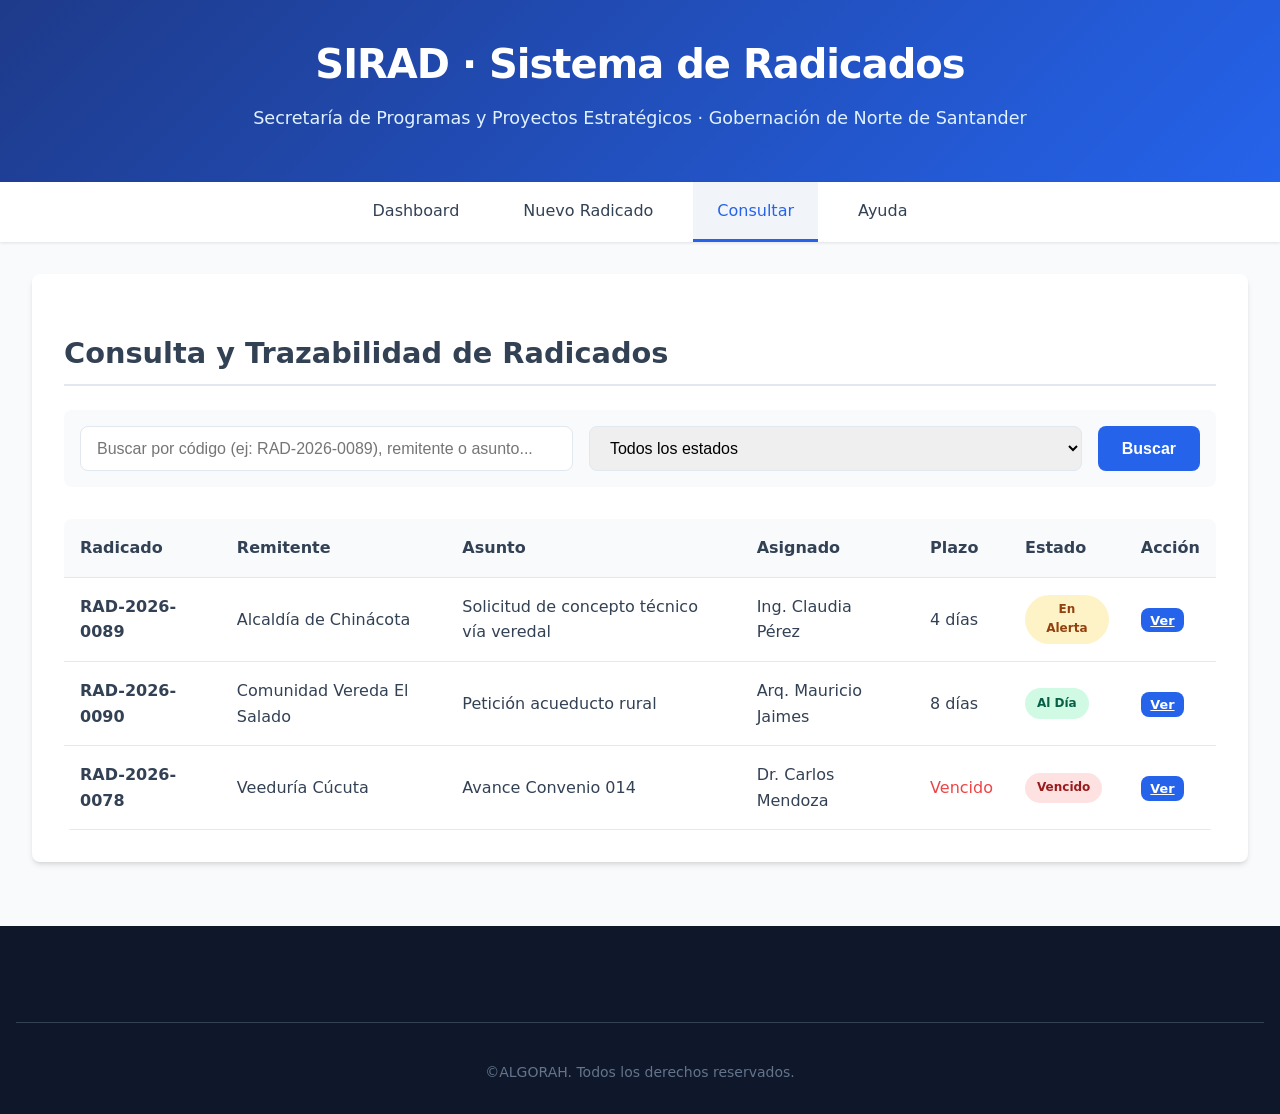
<file: consultar.html>
<!DOCTYPE html>
<html lang="es-CO">
<head>
    <meta charset="UTF-8">
    <meta name="viewport" content="width=device-width, initial-scale=1.0">
    <meta http-equiv="X-UA-Compatible" content="ie=edge">
    <title>Consultar Radicados · SIRAD</title>
    <meta name="theme-color" content="#1e3a8a">
    <link rel="stylesheet" href="css/estilos.css">
</head>
<body>
    <header class="site-header">
        <div class="header-container">
            <div class="brand-box">
                <div class="brand-texts">
                    <h1>SIRAD · Sistema de Radicados</h1>
                    <p>Secretaría de Programas y Proyectos Estratégicos · Gobernación de Norte de Santander</p>
                </div>
            </div>
        </div>
    </header>

    <nav class="site-nav" aria-label="Navegación principal del sistema">
        <div class="nav-container">
            <ul class="nav-list">
                <li><a href="index.html" class="nav-link">Dashboard</a></li>
                <li><a href="radicar.html" class="nav-link">Nuevo Radicado</a></li>
                <li><a href="consultar.html" class="nav-link active">Consultar</a></li>
                <li><a href="index.html#capacitacion" class="nav-link">Ayuda</a></li>
            </ul>
        </div>
    </nav>

    <main class="main-wrapper">
        <section class="content-section">
            <h2 class="section-heading">Consulta y Trazabilidad de Radicados</h2>
            
            <form action="#" method="GET" class="search-form" role="search">
                <input type="text" name="q" class="search-input"
                    placeholder="Buscar por código (ej: RAD-2026-0089), remitente o asunto..." value=""
                    aria-label="Término de búsqueda de radicado">
                <select name="estado" class="filter-select" aria-label="Filtrar por estado">
                    <option value="todos" selected>Todos los estados</option>
                    <option value="a_tiempo">🟢 Al Día</option>
                    <option value="alerta">🟡 En Alerta</option>
                    <option value="vencido">🔴 Vencido</option>
                </select>
                <button type="submit" class="btn">Buscar</button>
            </form>

            <div class="table-responsive">
                <table class="data-table">
                    <thead>
                        <tr>
                            <th scope="col">Radicado</th>
                            <th scope="col">Remitente</th>
                            <th scope="col">Asunto</th>
                            <th scope="col">Asignado</th>
                            <th scope="col">Plazo</th>
                            <th scope="col">Estado</th>
                            <th scope="col">Acción</th>
                        </tr>
                    </thead>
                    <tbody>
                        <tr>
                            <td><strong>RAD-2026-0089</strong></td>
                            <td>Alcaldía de Chinácota</td>
                            <td>Solicitud de concepto técnico vía veredal</td>
                            <td>Ing. Claudia Pérez</td>
                            <td>4 días</td>
                            <td><span class="badge-status badge-alerta">En Alerta</span></td>
                            <td><a href="detalle.html" class="btn" style="padding: 0.3rem 0.6rem; font-size: 0.8rem;">Ver</a></td>
                        </tr>
                        <tr>
                            <td><strong>RAD-2026-0090</strong></td>
                            <td>Comunidad Vereda El Salado</td>
                            <td>Petición acueducto rural</td>
                            <td>Arq. Mauricio Jaimes</td>
                            <td>8 días</td>
                            <td><span class="badge-status badge-a_tiempo">Al Día</span></td>
                            <td><a href="detalle.html" class="btn" style="padding: 0.3rem 0.6rem; font-size: 0.8rem;">Ver</a></td>
                        </tr>
                        <tr>
                            <td><strong>RAD-2026-0078</strong></td>
                            <td>Veeduría Cúcuta</td>
                            <td>Avance Convenio 014</td>
                            <td>Dr. Carlos Mendoza</td>
                            <td><span style="color: var(--danger);">Vencido</span></td>
                            <td><span class="badge-status badge-vencido">Vencido</span></td>
                            <td><a href="detalle.html" class="btn" style="padding: 0.3rem 0.6rem; font-size: 0.8rem;">Ver</a></td>
                        </tr>
                    </tbody>
                </table>
            </div>
        </section>
    </main>

    <footer class="site-footer">
        <div class="footer-bottom">
            <p>&copy;ALGORAH. Todos los derechos reservados.</p>
        </div>
    </footer>
</body>
</html>
</file>
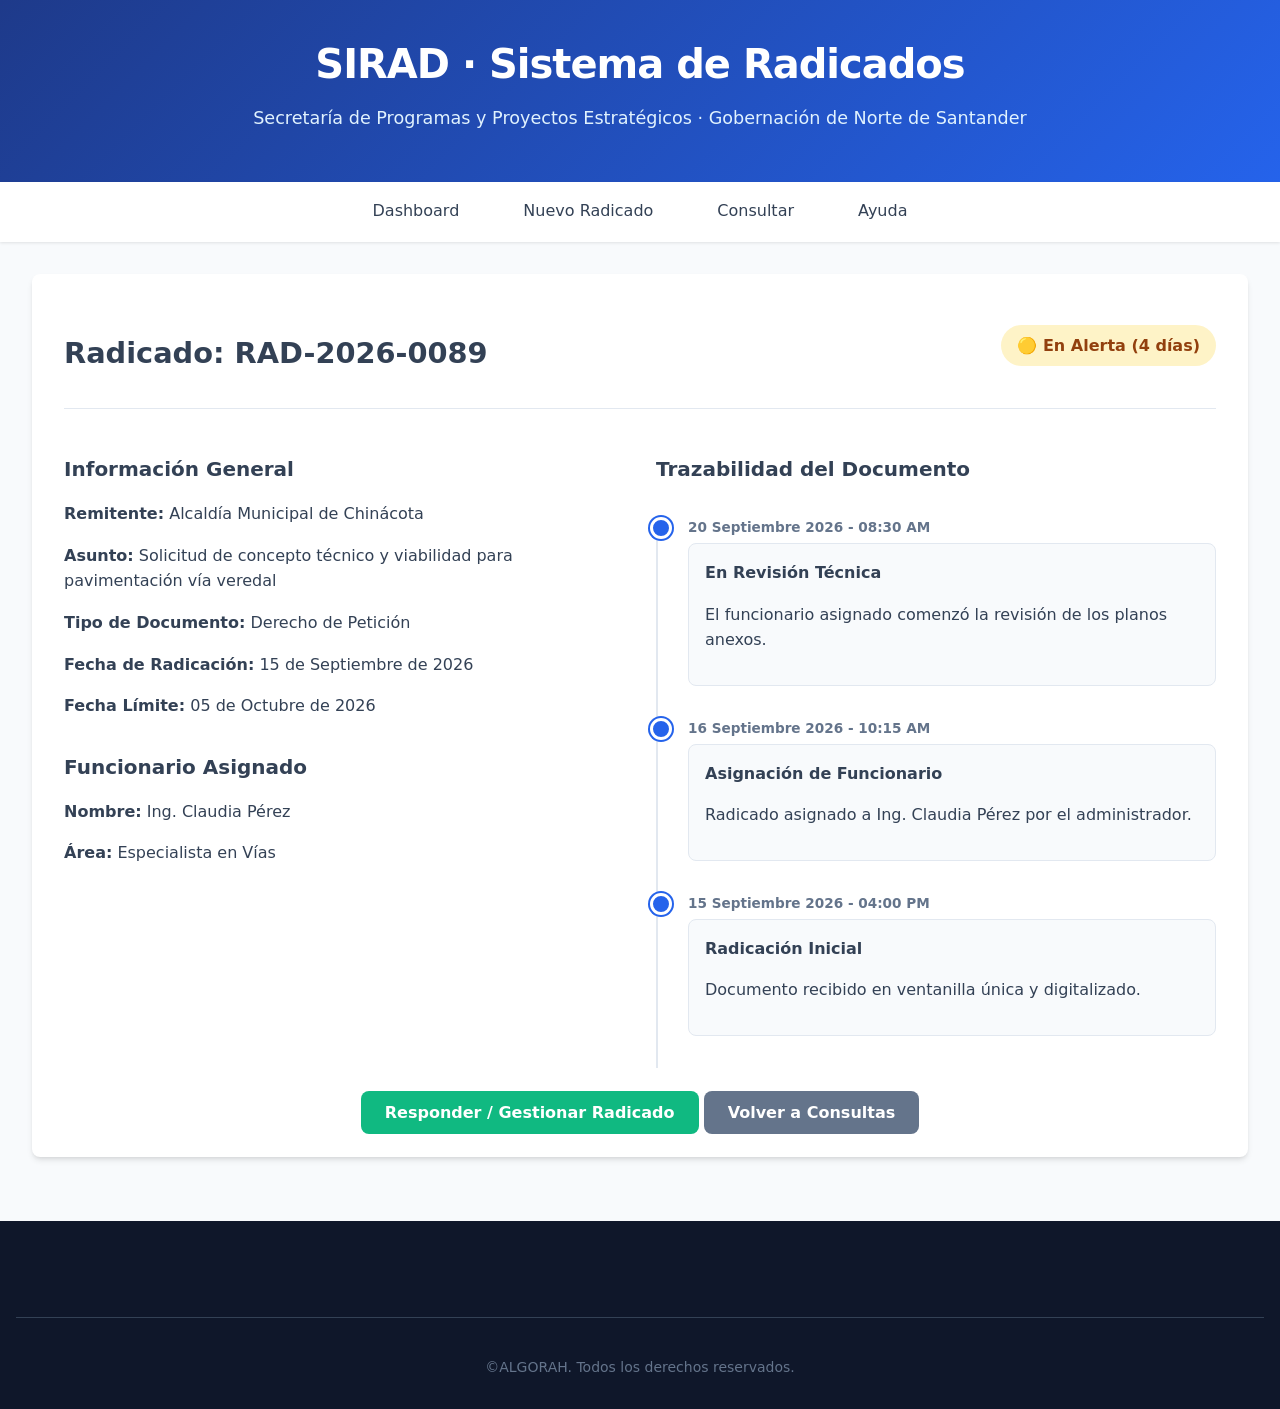
<file: detalle.html>
<!DOCTYPE html>
<html lang="es-CO">
<head>
    <meta charset="UTF-8">
    <meta name="viewport" content="width=device-width, initial-scale=1.0">
    <meta http-equiv="X-UA-Compatible" content="ie=edge">
    <title>Detalle Radicado · SIRAD</title>
    <meta name="theme-color" content="#1e3a8a">
    <link rel="stylesheet" href="css/estilos.css">
</head>
<body>
    <header class="site-header">
        <div class="header-container">
            <div class="brand-box">
                <div class="brand-texts">
                    <h1>SIRAD · Sistema de Radicados</h1>
                    <p>Secretaría de Programas y Proyectos Estratégicos · Gobernación de Norte de Santander</p>
                </div>
            </div>
        </div>
    </header>

    <nav class="site-nav" aria-label="Navegación principal del sistema">
        <div class="nav-container">
            <ul class="nav-list">
                <li><a href="index.html" class="nav-link">Dashboard</a></li>
                <li><a href="radicar.html" class="nav-link">Nuevo Radicado</a></li>
                <li><a href="consultar.html" class="nav-link">Consultar</a></li>
                <li><a href="index.html#capacitacion" class="nav-link">Ayuda</a></li>
            </ul>
        </div>
    </nav>

    <main class="main-wrapper">
        <section class="content-section">
            <div style="display: flex; justify-content: space-between; align-items: center;">
                <h2 class="section-heading" style="margin-bottom: 0; border: none;">Radicado: RAD-2026-0089</h2>
                <span class="badge-status badge-alerta" style="font-size: 1rem; padding: 0.5rem 1rem;">🟡 En Alerta (4 días)</span>
            </div>
            
            <hr style="border: 0; height: 1px; background: var(--border-color); margin: 1.5rem 0;">

            <div style="display: grid; grid-template-columns: 1fr 1fr; gap: 2rem;">
                <div>
                    <h3>Información General</h3>
                    <p><strong>Remitente:</strong> Alcaldía Municipal de Chinácota</p>
                    <p><strong>Asunto:</strong> Solicitud de concepto técnico y viabilidad para pavimentación vía veredal</p>
                    <p><strong>Tipo de Documento:</strong> Derecho de Petición</p>
                    <p><strong>Fecha de Radicación:</strong> 15 de Septiembre de 2026</p>
                    <p><strong>Fecha Límite:</strong> 05 de Octubre de 2026</p>
                    
                    <h3 style="margin-top: 2rem;">Funcionario Asignado</h3>
                    <p><strong>Nombre:</strong> Ing. Claudia Pérez</p>
                    <p><strong>Área:</strong> Especialista en Vías</p>
                </div>
                
                <div>
                    <h3>Trazabilidad del Documento</h3>
                    <div class="timeline">
                        <div class="timeline-item">
                            <div class="timeline-date">20 Septiembre 2026 - 08:30 AM</div>
                            <div class="timeline-content">
                                <h4>En Revisión Técnica</h4>
                                <p>El funcionario asignado comenzó la revisión de los planos anexos.</p>
                            </div>
                        </div>
                        <div class="timeline-item">
                            <div class="timeline-date">16 Septiembre 2026 - 10:15 AM</div>
                            <div class="timeline-content">
                                <h4>Asignación de Funcionario</h4>
                                <p>Radicado asignado a Ing. Claudia Pérez por el administrador.</p>
                            </div>
                        </div>
                        <div class="timeline-item">
                            <div class="timeline-date">15 Septiembre 2026 - 04:00 PM</div>
                            <div class="timeline-content">
                                <h4>Radicación Inicial</h4>
                                <p>Documento recibido en ventanilla única y digitalizado.</p>
                            </div>
                        </div>
                    </div>
                </div>
            </div>

            <div style="margin-top: 2rem; text-align: center;">
                <a href="gestionar.html" class="btn" style="background-color: var(--success); text-decoration: none;">Responder / Gestionar Radicado</a>
                <a href="consultar.html" class="btn" style="background-color: var(--text-muted); text-decoration: none;">Volver a Consultas</a>
            </div>
        </section>
    </main>

    <footer class="site-footer">
        <div class="footer-bottom">
            <p>&copy;ALGORAH. Todos los derechos reservados.</p>
        </div>
    </footer>
</body>
</html>
</file>
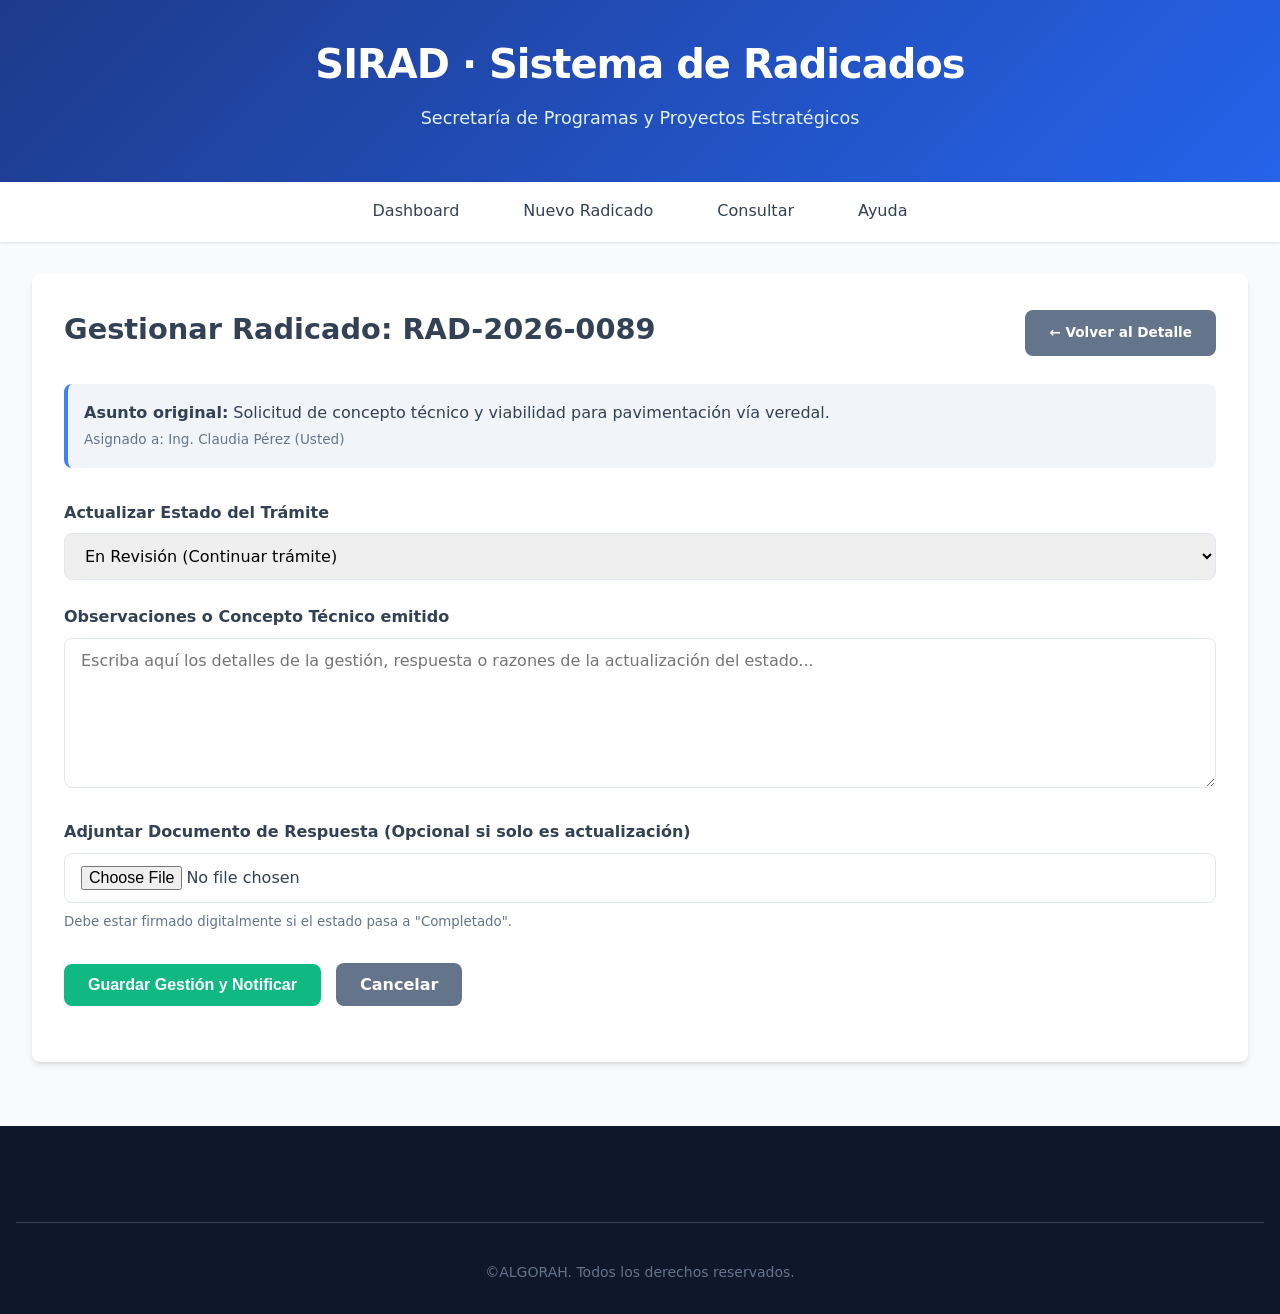
<file: gestionar.html>
<!DOCTYPE html>
<html lang="es-CO">
<head>
    <meta charset="UTF-8">
    <meta name="viewport" content="width=device-width, initial-scale=1.0">
    <title>Gestionar Radicado · SIRAD</title>
    <link rel="stylesheet" href="css/estilos.css">
</head>
<body>
    <header class="site-header">
        <div class="header-container">
            <div class="brand-box">
                <div class="brand-texts">
                    <h1>SIRAD · Sistema de Radicados</h1>
                    <p>Secretaría de Programas y Proyectos Estratégicos</p>
                </div>
            </div>
        </div>
    </header>

    <nav class="site-nav">
        <div class="nav-container">
            <ul class="nav-list">
                <li><a href="index.html" class="nav-link">Dashboard</a></li>
                <li><a href="radicar.html" class="nav-link">Nuevo Radicado</a></li>
                <li><a href="consultar.html" class="nav-link">Consultar</a></li>
                <li><a href="index.html#capacitacion" class="nav-link">Ayuda</a></li>
            </ul>
        </div>
    </nav>

    <main class="main-wrapper">
        <section class="content-section">
            <div style="display: flex; justify-content: space-between; align-items: center; margin-bottom: 1.5rem;">
                <h2 class="section-heading" style="margin: 0; border: none;">Gestionar Radicado: RAD-2026-0089</h2>
                <a href="detalle.html" class="btn" style="background-color: var(--text-muted); text-decoration: none; font-size: 0.85rem;">← Volver al Detalle</a>
            </div>
            
            <div style="background-color: #f1f5f9; padding: 1rem; border-radius: var(--radius); margin-bottom: 2rem; border-left: 4px solid var(--info);">
                <strong>Asunto original:</strong> Solicitud de concepto técnico y viabilidad para pavimentación vía veredal.
                <br>
                <span style="font-size: 0.85rem; color: var(--text-muted);">Asignado a: Ing. Claudia Pérez (Usted)</span>
            </div>
            
            <form action="detalle.html" method="POST" enctype="multipart/form-data">
                
                <div class="form-group">
                    <label for="estado_tramite">Actualizar Estado del Trámite</label>
                    <select id="estado_tramite" name="estado_tramite" class="form-control" required>
                        <option value="en_revision">En Revisión (Continuar trámite)</option>
                        <option value="requiere_ajustes">Requiere Información Adicional</option>
                        <option value="completado">Resuelto / Completado (Cerrar caso)</option>
                    </select>
                </div>

                <div class="form-group">
                    <label for="observaciones">Observaciones o Concepto Técnico emitido</label>
                    <textarea id="observaciones" name="observaciones" class="form-control" placeholder="Escriba aquí los detalles de la gestión, respuesta o razones de la actualización del estado..." required style="min-height: 150px;"></textarea>
                </div>

                <div class="form-group">
                    <label for="archivo_respuesta">Adjuntar Documento de Respuesta (Opcional si solo es actualización)</label>
                    <input type="file" id="archivo_respuesta" name="archivo_respuesta" class="form-control" accept=".pdf,.docx">
                    <small style="color: var(--text-muted); display: block; margin-top: 0.5rem;">Debe estar firmado digitalmente si el estado pasa a "Completado".</small>
                </div>

                <div class="form-group" style="margin-top: 2rem;">
                    <button type="submit" class="btn" style="background-color: var(--success);">Guardar Gestión y Notificar</button>
                    <a href="detalle.html" class="btn" style="background-color: var(--text-muted); text-decoration: none; margin-left: 10px;">Cancelar</a>
                </div>

            </form>
        </section>
    </main>

    <footer class="site-footer">
        <div class="footer-bottom">
            <p>&copy;ALGORAH. Todos los derechos reservados.</p>
        </div>
    </footer>
</body>
</html>
</file>
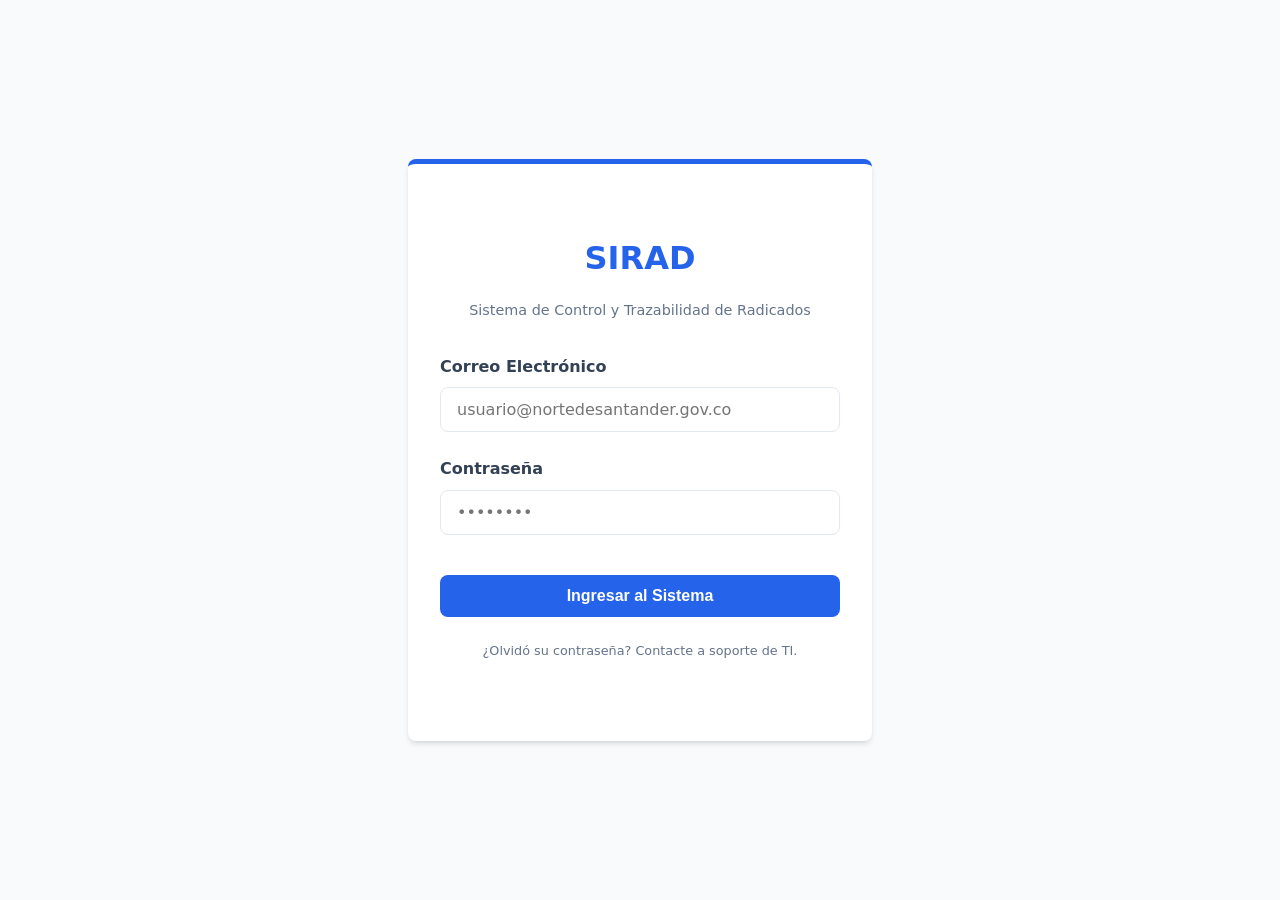
<file: login.html>
<!DOCTYPE html>
<html lang="es-CO">
<head>
    <meta charset="UTF-8">
    <meta name="viewport" content="width=device-width, initial-scale=1.0">
    <title>Iniciar Sesión · SIRAD</title>
    <link rel="stylesheet" href="css/estilos.css">
    <style>
        /* Estilos específicos para la página de Login para que se vea centrada y limpia */
        body {
            display: flex;
            align-items: center;
            justify-content: center;
            min-height: 100vh;
            background-color: var(--bg-color);
        }
        .login-box {
            background: var(--white);
            padding: 3rem 2rem;
            border-radius: var(--radius);
            box-shadow: var(--shadow);
            width: 100%;
            max-width: 400px;
            text-align: center;
            border-top: 5px solid var(--primary-color);
        }
        .login-box h1 {
            color: var(--primary-color);
            margin-bottom: 0.5rem;
            font-size: 2rem;
        }
        .login-box p {
            color: var(--text-muted);
            margin-bottom: 2rem;
            font-size: 0.9rem;
        }
        .login-box .btn {
            width: 100%;
            margin-top: 1rem;
        }
    </style>
</head>
<body>

    <div class="login-box">
        <h1>SIRAD</h1>
        <p>Sistema de Control y Trazabilidad de Radicados</p>

        <form action="index.html" method="GET">
            <div class="form-group" style="text-align: left;">
                <label for="email">Correo Electrónico</label>
                <input type="email" id="email" name="email" class="form-control" placeholder="usuario@nortedesantander.gov.co" required>
            </div>
            
            <div class="form-group" style="text-align: left;">
                <label for="password">Contraseña</label>
                <input type="password" id="password" name="password" class="form-control" placeholder="••••••••" required>
            </div>

            <button type="submit" class="btn">Ingresar al Sistema</button>
        </form>
        
        <p style="margin-top: 1.5rem; font-size: 0.8rem; color: var(--text-muted);">
            ¿Olvidó su contraseña? Contacte a soporte de TI.
        </p>
    </div>

</body>
</html>
</file>
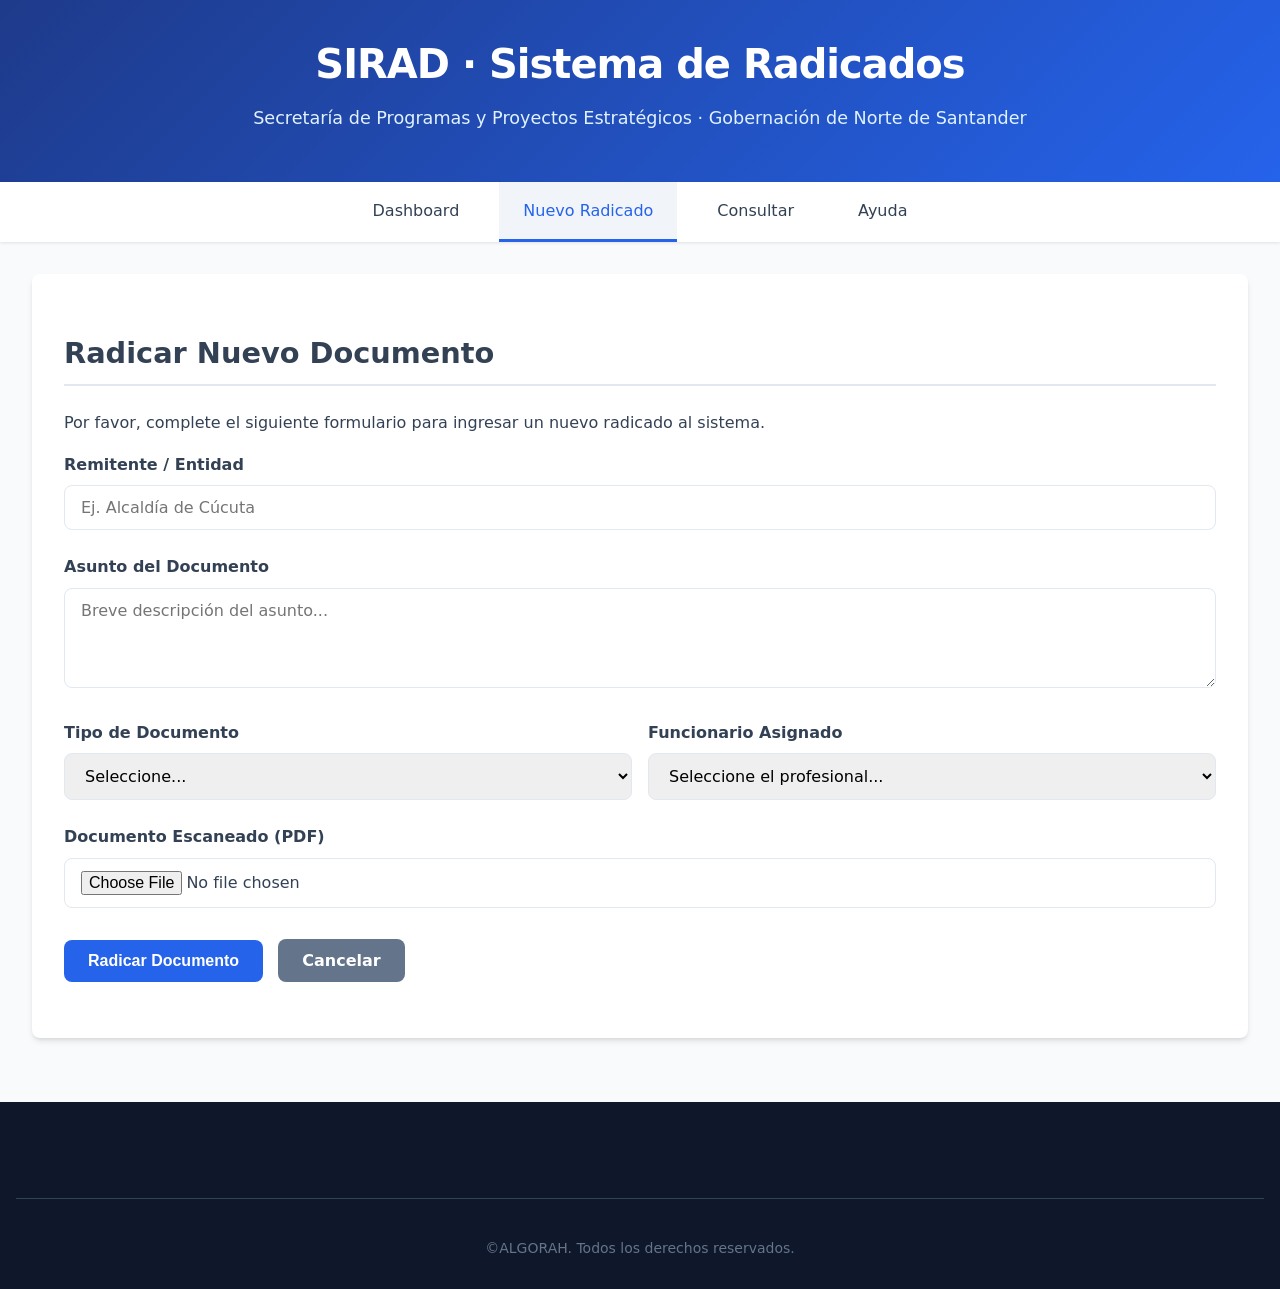
<file: radicar.html>
<!DOCTYPE html>
<html lang="es-CO">
<head>
    <meta charset="UTF-8">
    <meta name="viewport" content="width=device-width, initial-scale=1.0">
    <meta http-equiv="X-UA-Compatible" content="ie=edge">
    <title>Nuevo Radicado · SIRAD</title>
    <meta name="theme-color" content="#1e3a8a">
    <link rel="stylesheet" href="css/estilos.css">
</head>
<body>
    <header class="site-header">
        <div class="header-container">
            <div class="brand-box">
                <div class="brand-texts">
                    <h1>SIRAD · Sistema de Radicados</h1>
                    <p>Secretaría de Programas y Proyectos Estratégicos · Gobernación de Norte de Santander</p>
                </div>
            </div>
        </div>
    </header>

    <nav class="site-nav" aria-label="Navegación principal del sistema">
        <div class="nav-container">
            <ul class="nav-list">
                <li><a href="index.html" class="nav-link">Dashboard</a></li>
                <li><a href="radicar.html" class="nav-link active">Nuevo Radicado</a></li>
                <li><a href="consultar.html" class="nav-link">Consultar</a></li>
                <li><a href="index.html#capacitacion" class="nav-link">Ayuda</a></li>
            </ul>
        </div>
    </nav>

    <main class="main-wrapper">
        <section class="content-section">
            <h2 class="section-heading">Radicar Nuevo Documento</h2>
            <p>Por favor, complete el siguiente formulario para ingresar un nuevo radicado al sistema.</p>
            
            <form action="#" method="POST" enctype="multipart/form-data">
                <div class="form-group">
                    <label for="remitente">Remitente / Entidad</label>
                    <input type="text" id="remitente" name="remitente" class="form-control" placeholder="Ej. Alcaldía de Cúcuta" required>
                </div>

                <div class="form-group">
                    <label for="asunto">Asunto del Documento</label>
                    <textarea id="asunto" name="asunto" class="form-control" placeholder="Breve descripción del asunto..." required></textarea>
                </div>

                <div class="form-group" style="display: flex; gap: 1rem;">
                    <div style="flex: 1;">
                        <label for="tipo_doc">Tipo de Documento</label>
                        <select id="tipo_doc" name="tipo_doc" class="form-control" required>
                            <option value="">Seleccione...</option>
                            <option value="derecho_peticion">Derecho de Petición (15 días hábiles)</option>
                            <option value="solicitud_informacion">Solicitud de Información (10 días hábiles)</option>
                            <option value="oficio_regular">Oficio Regular (15 días hábiles)</option>
                        </select>
                    </div>
                    <div style="flex: 1;">
                        <label for="asignado">Funcionario Asignado</label>
                        <select id="asignado" name="asignado" class="form-control" required>
                            <option value="">Seleccione el profesional...</option>
                            <option value="1">Ing. Claudia Pérez</option>
                            <option value="2">Arq. Mauricio Jaimes</option>
                            <option value="3">Dr. Carlos Mendoza</option>
                        </select>
                    </div>
                </div>

                <div class="form-group">
                    <label for="archivo">Documento Escaneado (PDF)</label>
                    <input type="file" id="archivo" name="archivo" class="form-control" accept=".pdf" required>
                </div>

                <div class="form-group" style="margin-top: 2rem;">
                    <button type="submit" class="btn">Radicar Documento</button>
                    <a href="index.html" class="btn" style="background-color: var(--text-muted); text-decoration: none; margin-left: 10px;">Cancelar</a>
                </div>
            </form>
        </section>
    </main>

    <footer class="site-footer">
        <div class="footer-bottom">
            <p>&copy;ALGORAH. Todos los derechos reservados.</p>
        </div>
    </footer>
</body>
</html>
</file>
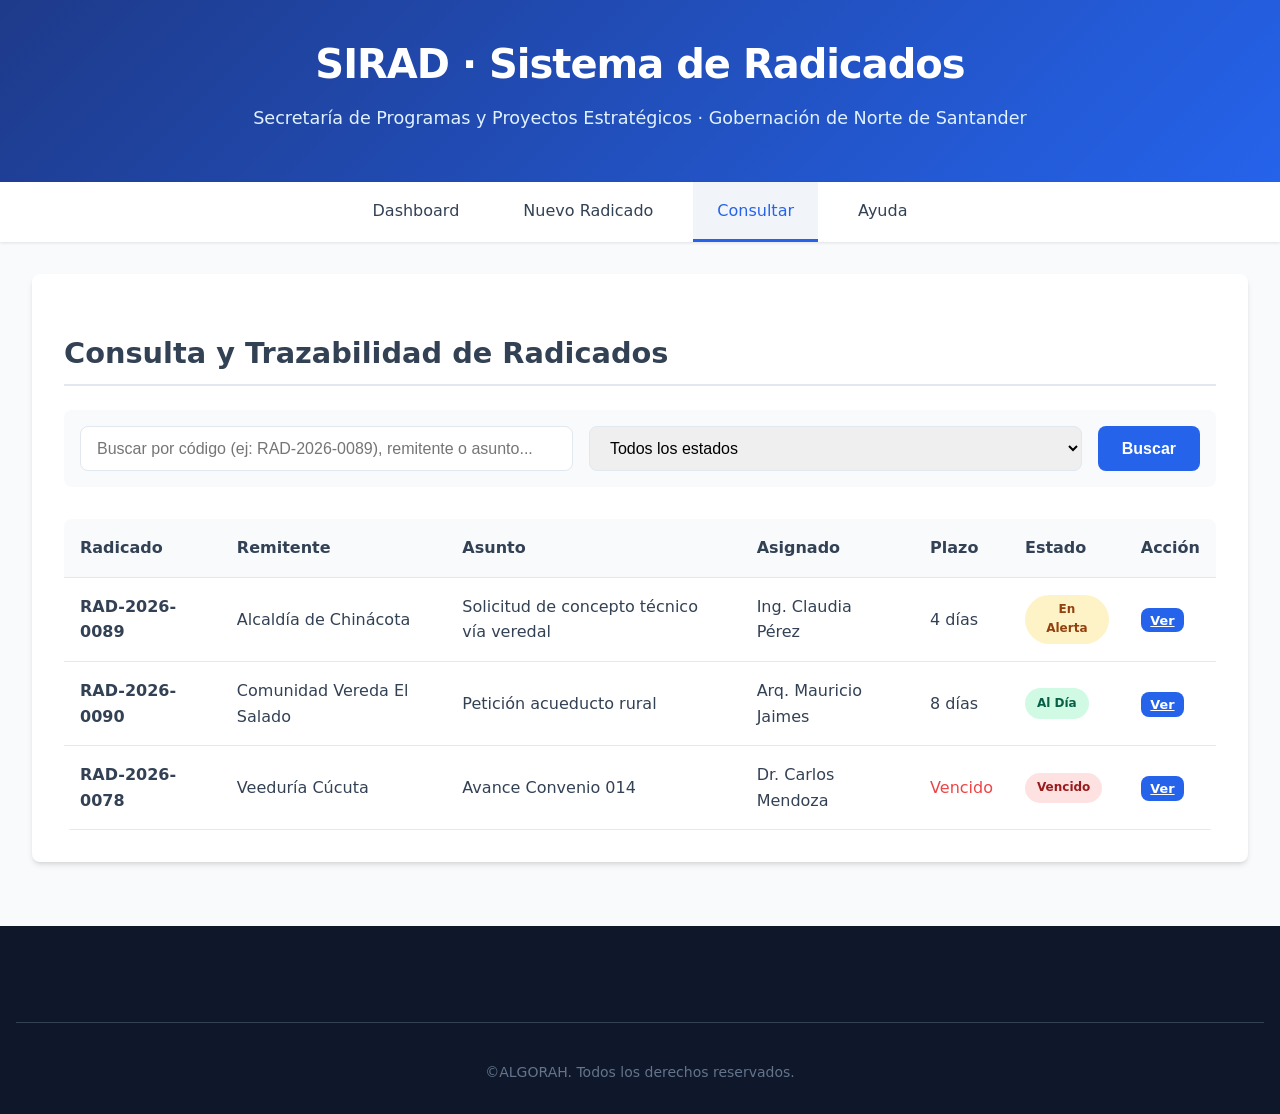
<file: views/consultar.html>
<!DOCTYPE html>
<html lang="es-CO">
<head>
    <meta charset="UTF-8">
    <meta name="viewport" content="width=device-width, initial-scale=1.0">
    <meta http-equiv="X-UA-Compatible" content="ie=edge">
    <title>Consultar Radicados · SIRAD</title>
    <meta name="theme-color" content="#1e3a8a">
    <link rel="stylesheet" href="../public/assets/css/estilos.css">
</head>
<body>
    <header class="site-header">
        <div class="header-container">
            <div class="brand-box">
                <div class="brand-texts">
                    <h1>SIRAD · Sistema de Radicados</h1>
                    <p>Secretaría de Programas y Proyectos Estratégicos · Gobernación de Norte de Santander</p>
                </div>
            </div>
        </div>
    </header>

    <nav class="site-nav" aria-label="Navegación principal del sistema">
        <div class="nav-container">
            <ul class="nav-list">
                <li><a href="index.html" class="nav-link">Dashboard</a></li>
                <li><a href="radicar.html" class="nav-link">Nuevo Radicado</a></li>
                <li><a href="consultar.html" class="nav-link active">Consultar</a></li>
                <li><a href="index.html#capacitacion" class="nav-link">Ayuda</a></li>
            </ul>
        </div>
    </nav>

    <main class="main-wrapper">
        <section class="content-section">
            <h2 class="section-heading">Consulta y Trazabilidad de Radicados</h2>
            
            <form action="#" method="GET" class="search-form" role="search">
                <input type="text" name="q" class="search-input"
                    placeholder="Buscar por código (ej: RAD-2026-0089), remitente o asunto..." value=""
                    aria-label="Término de búsqueda de radicado">
                <select name="estado" class="filter-select" aria-label="Filtrar por estado">
                    <option value="todos" selected>Todos los estados</option>
                    <option value="a_tiempo">🟢 Al Día</option>
                    <option value="alerta">🟡 En Alerta</option>
                    <option value="vencido">🔴 Vencido</option>
                </select>
                <button type="submit" class="btn">Buscar</button>
            </form>

            <div class="table-responsive">
                <table class="data-table">
                    <thead>
                        <tr>
                            <th scope="col">Radicado</th>
                            <th scope="col">Remitente</th>
                            <th scope="col">Asunto</th>
                            <th scope="col">Asignado</th>
                            <th scope="col">Plazo</th>
                            <th scope="col">Estado</th>
                            <th scope="col">Acción</th>
                        </tr>
                    </thead>
                    <tbody>
                        <tr>
                            <td><strong>RAD-2026-0089</strong></td>
                            <td>Alcaldía de Chinácota</td>
                            <td>Solicitud de concepto técnico vía veredal</td>
                            <td>Ing. Claudia Pérez</td>
                            <td>4 días</td>
                            <td><span class="badge-status badge-alerta">En Alerta</span></td>
                            <td><a href="detalle.html" class="btn" style="padding: 0.3rem 0.6rem; font-size: 0.8rem;">Ver</a></td>
                        </tr>
                        <tr>
                            <td><strong>RAD-2026-0090</strong></td>
                            <td>Comunidad Vereda El Salado</td>
                            <td>Petición acueducto rural</td>
                            <td>Arq. Mauricio Jaimes</td>
                            <td>8 días</td>
                            <td><span class="badge-status badge-a_tiempo">Al Día</span></td>
                            <td><a href="detalle.html" class="btn" style="padding: 0.3rem 0.6rem; font-size: 0.8rem;">Ver</a></td>
                        </tr>
                        <tr>
                            <td><strong>RAD-2026-0078</strong></td>
                            <td>Veeduría Cúcuta</td>
                            <td>Avance Convenio 014</td>
                            <td>Dr. Carlos Mendoza</td>
                            <td><span style="color: var(--danger);">Vencido</span></td>
                            <td><span class="badge-status badge-vencido">Vencido</span></td>
                            <td><a href="detalle.html" class="btn" style="padding: 0.3rem 0.6rem; font-size: 0.8rem;">Ver</a></td>
                        </tr>
                    </tbody>
                </table>
            </div>
        </section>
    </main>

    <footer class="site-footer">
        <div class="footer-bottom">
            <p>&copy;ALGORAH. Todos los derechos reservados.</p>
        </div>
    </footer>
</body>
</html>
</file>
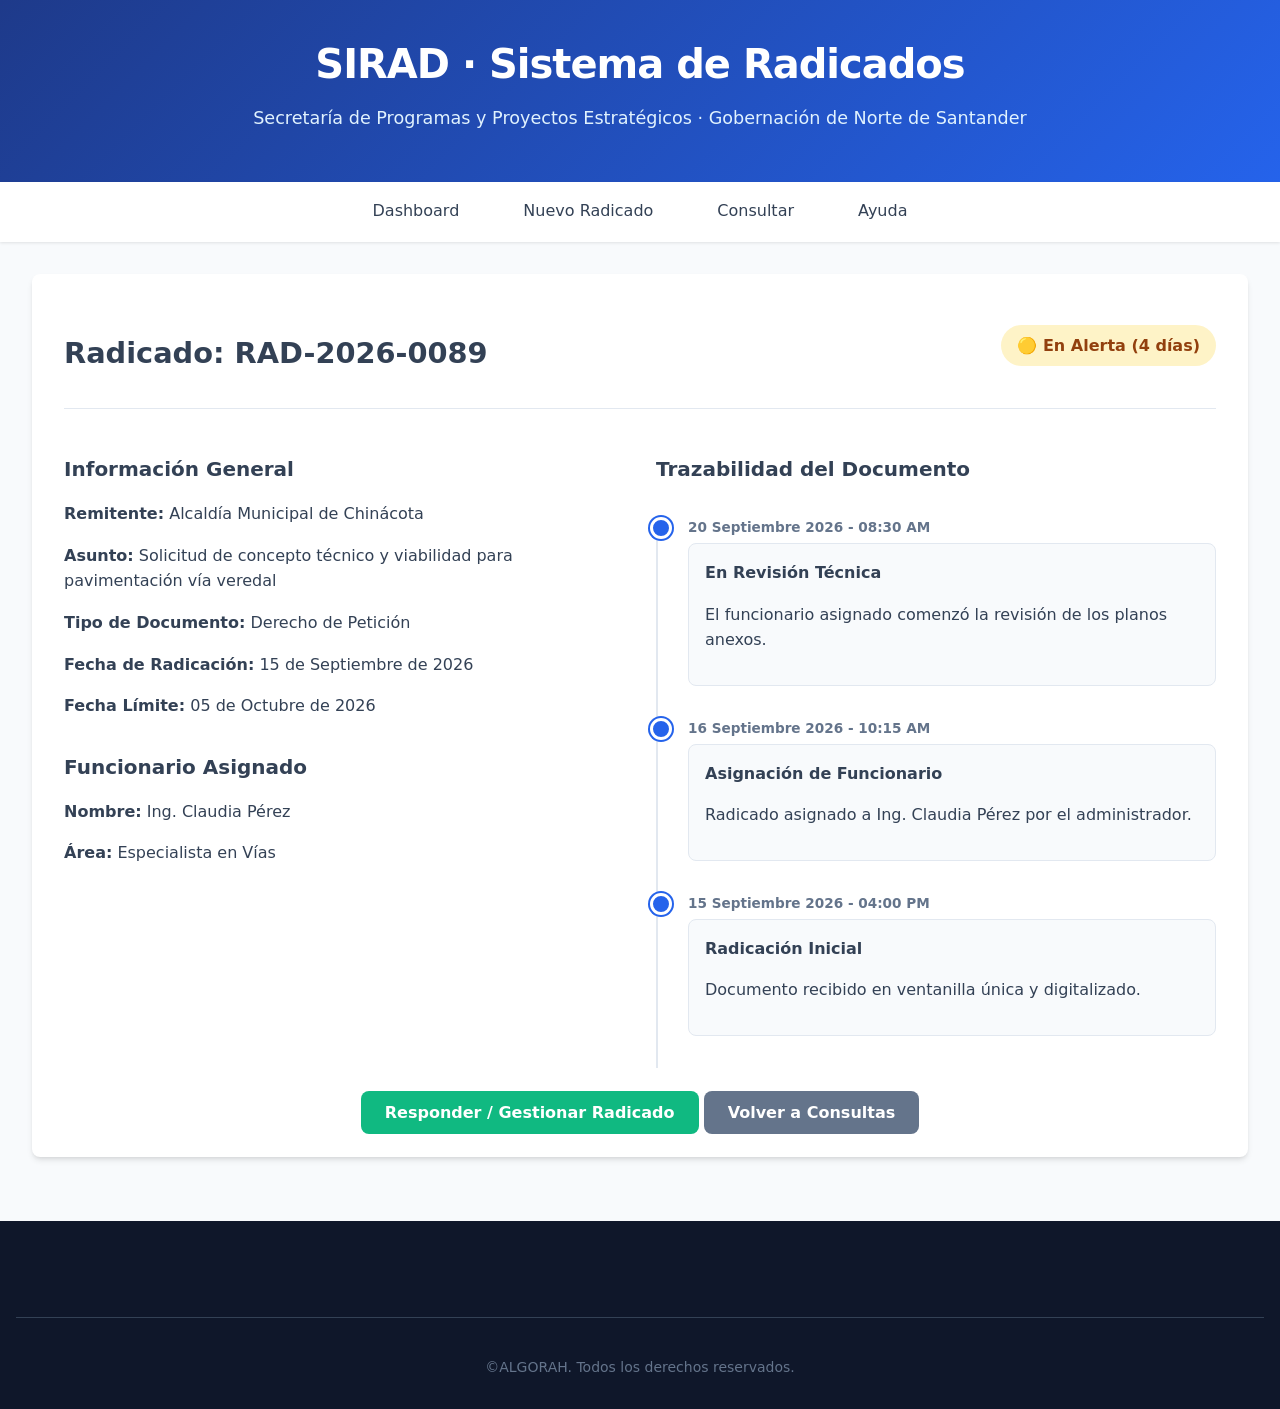
<file: views/detalle.html>
<!DOCTYPE html>
<html lang="es-CO">
<head>
    <meta charset="UTF-8">
    <meta name="viewport" content="width=device-width, initial-scale=1.0">
    <meta http-equiv="X-UA-Compatible" content="ie=edge">
    <title>Detalle Radicado · SIRAD</title>
    <meta name="theme-color" content="#1e3a8a">
    <link rel="stylesheet" href="../public/assets/css/estilos.css">
</head>
<body>
    <header class="site-header">
        <div class="header-container">
            <div class="brand-box">
                <div class="brand-texts">
                    <h1>SIRAD · Sistema de Radicados</h1>
                    <p>Secretaría de Programas y Proyectos Estratégicos · Gobernación de Norte de Santander</p>
                </div>
            </div>
        </div>
    </header>

    <nav class="site-nav" aria-label="Navegación principal del sistema">
        <div class="nav-container">
            <ul class="nav-list">
                <li><a href="index.html" class="nav-link">Dashboard</a></li>
                <li><a href="radicar.html" class="nav-link">Nuevo Radicado</a></li>
                <li><a href="consultar.html" class="nav-link">Consultar</a></li>
                <li><a href="index.html#capacitacion" class="nav-link">Ayuda</a></li>
            </ul>
        </div>
    </nav>

    <main class="main-wrapper">
        <section class="content-section">
            <div style="display: flex; justify-content: space-between; align-items: center;">
                <h2 class="section-heading" style="margin-bottom: 0; border: none;">Radicado: RAD-2026-0089</h2>
                <span class="badge-status badge-alerta" style="font-size: 1rem; padding: 0.5rem 1rem;">🟡 En Alerta (4 días)</span>
            </div>
            
            <hr style="border: 0; height: 1px; background: var(--border-color); margin: 1.5rem 0;">

            <div style="display: grid; grid-template-columns: 1fr 1fr; gap: 2rem;">
                <div>
                    <h3>Información General</h3>
                    <p><strong>Remitente:</strong> Alcaldía Municipal de Chinácota</p>
                    <p><strong>Asunto:</strong> Solicitud de concepto técnico y viabilidad para pavimentación vía veredal</p>
                    <p><strong>Tipo de Documento:</strong> Derecho de Petición</p>
                    <p><strong>Fecha de Radicación:</strong> 15 de Septiembre de 2026</p>
                    <p><strong>Fecha Límite:</strong> 05 de Octubre de 2026</p>
                    
                    <h3 style="margin-top: 2rem;">Funcionario Asignado</h3>
                    <p><strong>Nombre:</strong> Ing. Claudia Pérez</p>
                    <p><strong>Área:</strong> Especialista en Vías</p>
                </div>
                
                <div>
                    <h3>Trazabilidad del Documento</h3>
                    <div class="timeline">
                        <div class="timeline-item">
                            <div class="timeline-date">20 Septiembre 2026 - 08:30 AM</div>
                            <div class="timeline-content">
                                <h4>En Revisión Técnica</h4>
                                <p>El funcionario asignado comenzó la revisión de los planos anexos.</p>
                            </div>
                        </div>
                        <div class="timeline-item">
                            <div class="timeline-date">16 Septiembre 2026 - 10:15 AM</div>
                            <div class="timeline-content">
                                <h4>Asignación de Funcionario</h4>
                                <p>Radicado asignado a Ing. Claudia Pérez por el administrador.</p>
                            </div>
                        </div>
                        <div class="timeline-item">
                            <div class="timeline-date">15 Septiembre 2026 - 04:00 PM</div>
                            <div class="timeline-content">
                                <h4>Radicación Inicial</h4>
                                <p>Documento recibido en ventanilla única y digitalizado.</p>
                            </div>
                        </div>
                    </div>
                </div>
            </div>

            <div style="margin-top: 2rem; text-align: center;">
                <a href="gestionar.html" class="btn" style="background-color: var(--success); text-decoration: none;">Responder / Gestionar Radicado</a>
                <a href="consultar.html" class="btn" style="background-color: var(--text-muted); text-decoration: none;">Volver a Consultas</a>
            </div>
        </section>
    </main>

    <footer class="site-footer">
        <div class="footer-bottom">
            <p>&copy;ALGORAH. Todos los derechos reservados.</p>
        </div>
    </footer>
</body>
</html>
</file>
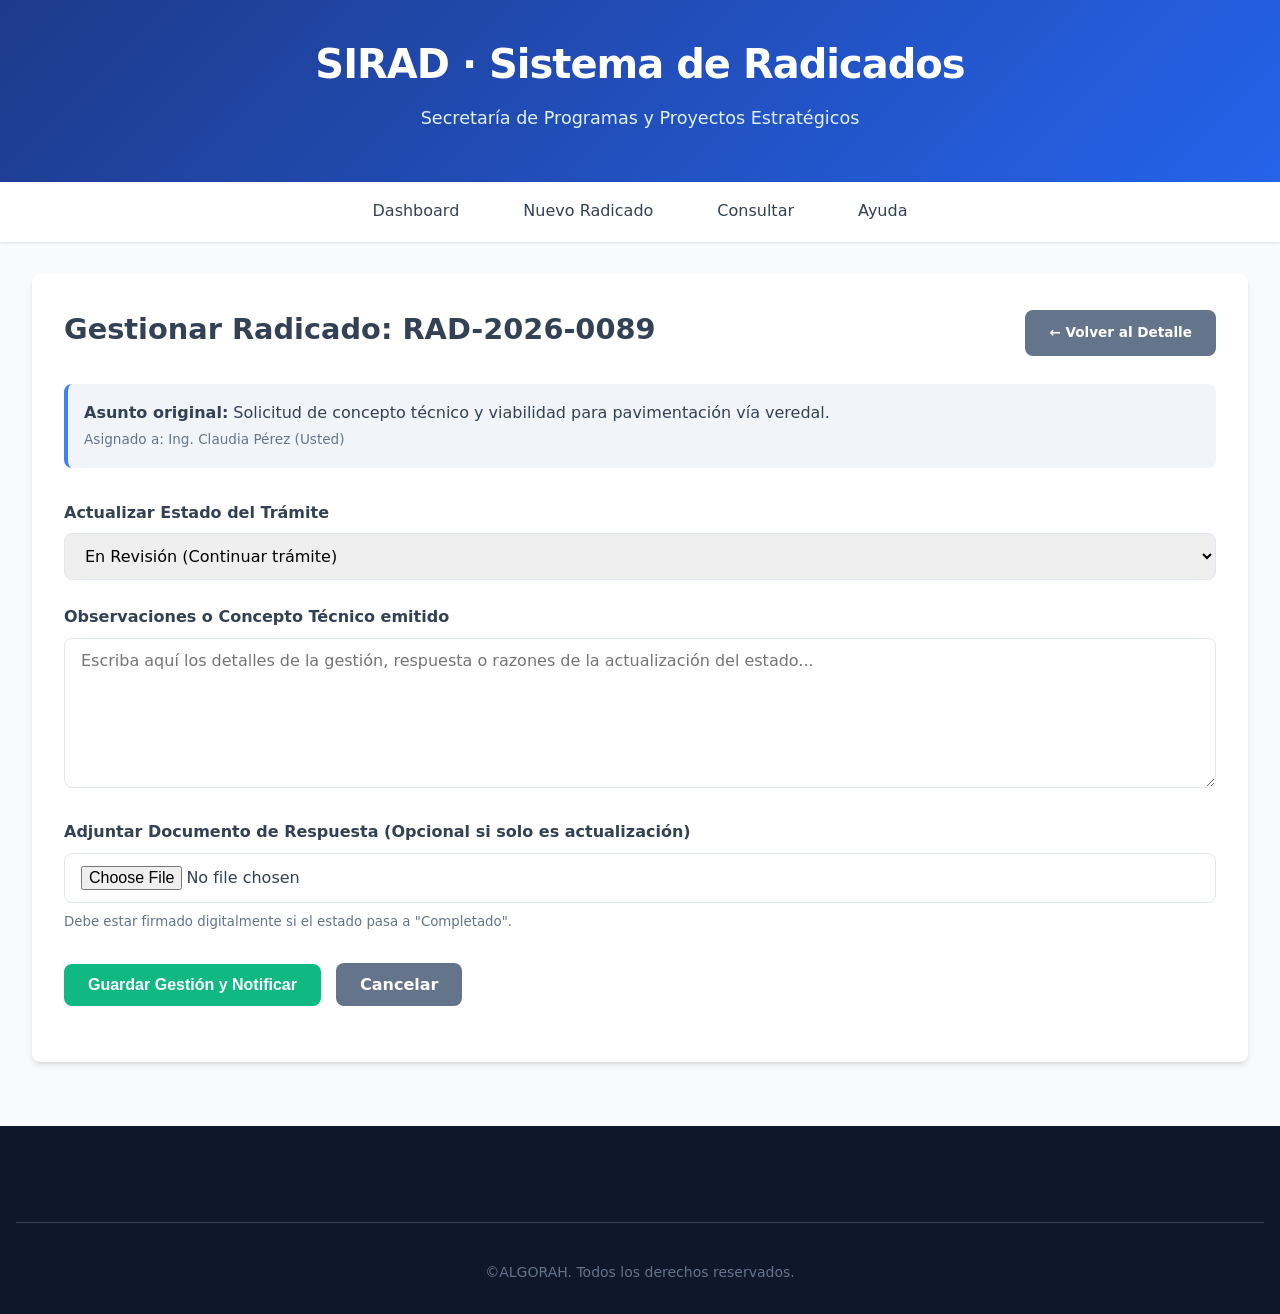
<file: views/gestionar.html>
<!DOCTYPE html>
<html lang="es-CO">
<head>
    <meta charset="UTF-8">
    <meta name="viewport" content="width=device-width, initial-scale=1.0">
    <title>Gestionar Radicado · SIRAD</title>
    <link rel="stylesheet" href="../public/assets/css/estilos.css">
</head>
<body>
    <header class="site-header">
        <div class="header-container">
            <div class="brand-box">
                <div class="brand-texts">
                    <h1>SIRAD · Sistema de Radicados</h1>
                    <p>Secretaría de Programas y Proyectos Estratégicos</p>
                </div>
            </div>
        </div>
    </header>

    <nav class="site-nav">
        <div class="nav-container">
            <ul class="nav-list">
                <li><a href="index.html" class="nav-link">Dashboard</a></li>
                <li><a href="radicar.html" class="nav-link">Nuevo Radicado</a></li>
                <li><a href="consultar.html" class="nav-link">Consultar</a></li>
                <li><a href="index.html#capacitacion" class="nav-link">Ayuda</a></li>
            </ul>
        </div>
    </nav>

    <main class="main-wrapper">
        <section class="content-section">
            <div style="display: flex; justify-content: space-between; align-items: center; margin-bottom: 1.5rem;">
                <h2 class="section-heading" style="margin: 0; border: none;">Gestionar Radicado: RAD-2026-0089</h2>
                <a href="detalle.html" class="btn" style="background-color: var(--text-muted); text-decoration: none; font-size: 0.85rem;">← Volver al Detalle</a>
            </div>
            
            <div style="background-color: #f1f5f9; padding: 1rem; border-radius: var(--radius); margin-bottom: 2rem; border-left: 4px solid var(--info);">
                <strong>Asunto original:</strong> Solicitud de concepto técnico y viabilidad para pavimentación vía veredal.
                <br>
                <span style="font-size: 0.85rem; color: var(--text-muted);">Asignado a: Ing. Claudia Pérez (Usted)</span>
            </div>
            
            <form action="detalle.html" method="POST" enctype="multipart/form-data">
                
                <div class="form-group">
                    <label for="estado_tramite">Actualizar Estado del Trámite</label>
                    <select id="estado_tramite" name="estado_tramite" class="form-control" required>
                        <option value="en_revision">En Revisión (Continuar trámite)</option>
                        <option value="requiere_ajustes">Requiere Información Adicional</option>
                        <option value="completado">Resuelto / Completado (Cerrar caso)</option>
                    </select>
                </div>

                <div class="form-group">
                    <label for="observaciones">Observaciones o Concepto Técnico emitido</label>
                    <textarea id="observaciones" name="observaciones" class="form-control" placeholder="Escriba aquí los detalles de la gestión, respuesta o razones de la actualización del estado..." required style="min-height: 150px;"></textarea>
                </div>

                <div class="form-group">
                    <label for="archivo_respuesta">Adjuntar Documento de Respuesta (Opcional si solo es actualización)</label>
                    <input type="file" id="archivo_respuesta" name="archivo_respuesta" class="form-control" accept=".pdf,.docx">
                    <small style="color: var(--text-muted); display: block; margin-top: 0.5rem;">Debe estar firmado digitalmente si el estado pasa a "Completado".</small>
                </div>

                <div class="form-group" style="margin-top: 2rem;">
                    <button type="submit" class="btn" style="background-color: var(--success);">Guardar Gestión y Notificar</button>
                    <a href="detalle.html" class="btn" style="background-color: var(--text-muted); text-decoration: none; margin-left: 10px;">Cancelar</a>
                </div>

            </form>
        </section>
    </main>

    <footer class="site-footer">
        <div class="footer-bottom">
            <p>&copy;ALGORAH. Todos los derechos reservados.</p>
        </div>
    </footer>
</body>
</html>
</file>
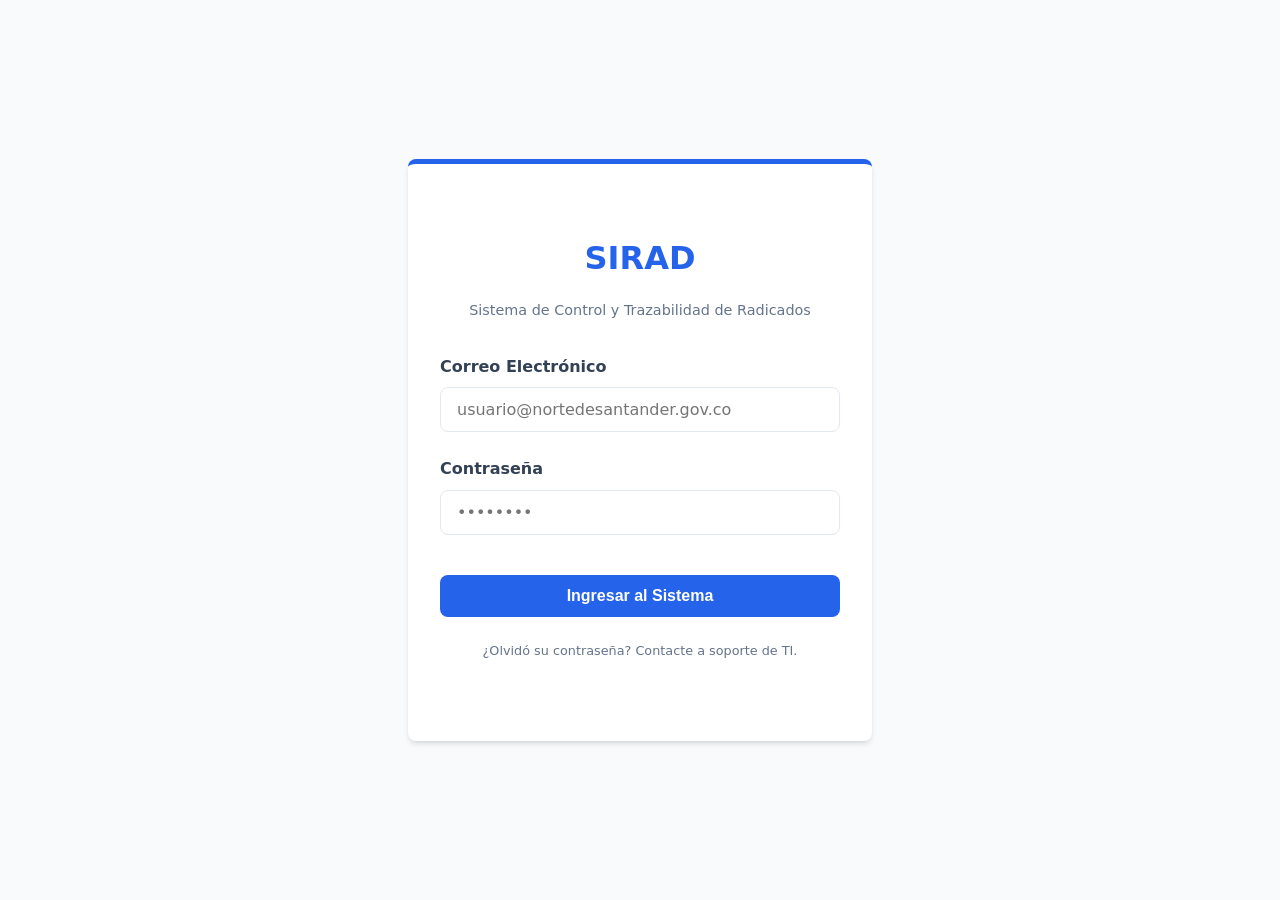
<file: views/login.html>
<!DOCTYPE html>
<html lang="es-CO">
<head>
    <meta charset="UTF-8">
    <meta name="viewport" content="width=device-width, initial-scale=1.0">
    <title>Iniciar Sesión · SIRAD</title>
    <link rel="stylesheet" href="../public/assets/css/estilos.css">
    <style>
        /* Estilos específicos para la página de Login para que se vea centrada y limpia */
        body {
            display: flex;
            align-items: center;
            justify-content: center;
            min-height: 100vh;
            background-color: var(--bg-color);
        }
        .login-box {
            background: var(--white);
            padding: 3rem 2rem;
            border-radius: var(--radius);
            box-shadow: var(--shadow);
            width: 100%;
            max-width: 400px;
            text-align: center;
            border-top: 5px solid var(--primary-color);
        }
        .login-box h1 {
            color: var(--primary-color);
            margin-bottom: 0.5rem;
            font-size: 2rem;
        }
        .login-box p {
            color: var(--text-muted);
            margin-bottom: 2rem;
            font-size: 0.9rem;
        }
        .login-box .btn {
            width: 100%;
            margin-top: 1rem;
        }
    </style>
</head>
<body>

    <div class="login-box">
        <h1>SIRAD</h1>
        <p>Sistema de Control y Trazabilidad de Radicados</p>

        <form action="index.html" method="GET">
            <div class="form-group" style="text-align: left;">
                <label for="email">Correo Electrónico</label>
                <input type="email" id="email" name="email" class="form-control" placeholder="usuario@nortedesantander.gov.co" required>
            </div>
            
            <div class="form-group" style="text-align: left;">
                <label for="password">Contraseña</label>
                <input type="password" id="password" name="password" class="form-control" placeholder="••••••••" required>
            </div>

            <button type="submit" class="btn">Ingresar al Sistema</button>
        </form>
        
        <p style="margin-top: 1.5rem; font-size: 0.8rem; color: var(--text-muted);">
            ¿Olvidó su contraseña? Contacte a soporte de TI.
        </p>
    </div>

</body>
</html>
</file>
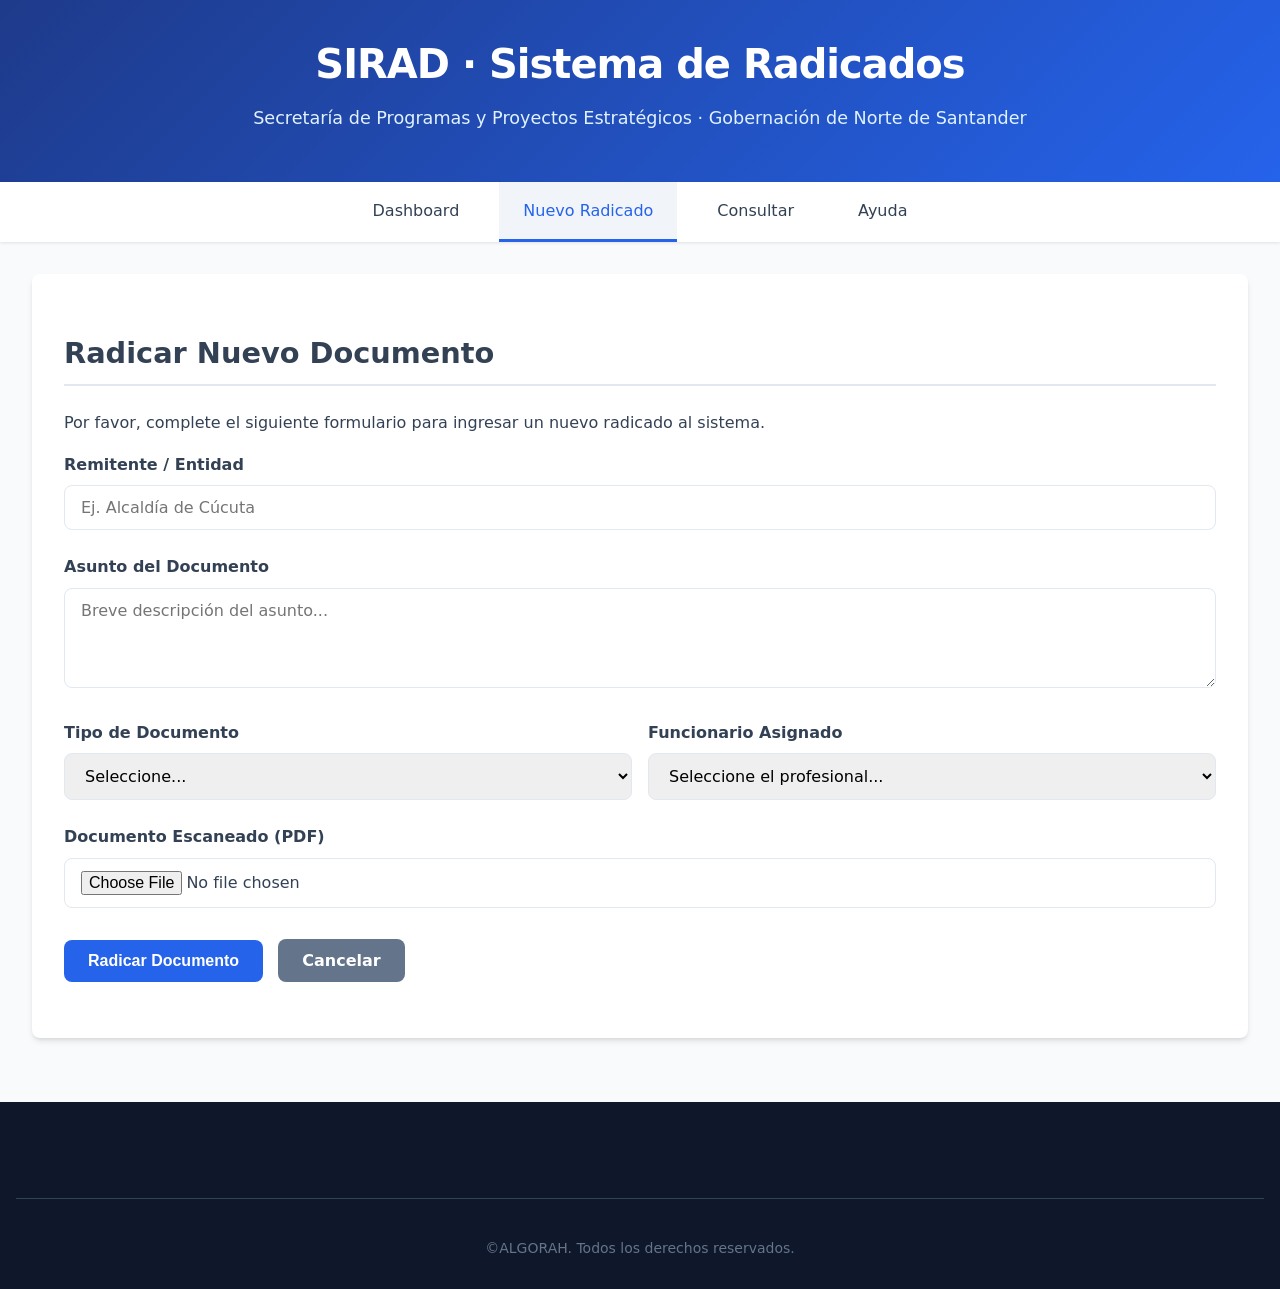
<file: views/radicar.html>
<!DOCTYPE html>
<html lang="es-CO">
<head>
    <meta charset="UTF-8">
    <meta name="viewport" content="width=device-width, initial-scale=1.0">
    <meta http-equiv="X-UA-Compatible" content="ie=edge">
    <title>Nuevo Radicado · SIRAD</title>
    <meta name="theme-color" content="#1e3a8a">
    <link rel="stylesheet" href="../public/assets/css/estilos.css">
</head>
<body>
    <header class="site-header">
        <div class="header-container">
            <div class="brand-box">
                <div class="brand-texts">
                    <h1>SIRAD · Sistema de Radicados</h1>
                    <p>Secretaría de Programas y Proyectos Estratégicos · Gobernación de Norte de Santander</p>
                </div>
            </div>
        </div>
    </header>

    <nav class="site-nav" aria-label="Navegación principal del sistema">
        <div class="nav-container">
            <ul class="nav-list">
                <li><a href="index.html" class="nav-link">Dashboard</a></li>
                <li><a href="radicar.html" class="nav-link active">Nuevo Radicado</a></li>
                <li><a href="consultar.html" class="nav-link">Consultar</a></li>
                <li><a href="index.html#capacitacion" class="nav-link">Ayuda</a></li>
            </ul>
        </div>
    </nav>

    <main class="main-wrapper">
        <section class="content-section">
            <h2 class="section-heading">Radicar Nuevo Documento</h2>
            <p>Por favor, complete el siguiente formulario para ingresar un nuevo radicado al sistema.</p>
            
            <form action="#" method="POST" enctype="multipart/form-data">
                <div class="form-group">
                    <label for="remitente">Remitente / Entidad</label>
                    <input type="text" id="remitente" name="remitente" class="form-control" placeholder="Ej. Alcaldía de Cúcuta" required>
                </div>

                <div class="form-group">
                    <label for="asunto">Asunto del Documento</label>
                    <textarea id="asunto" name="asunto" class="form-control" placeholder="Breve descripción del asunto..." required></textarea>
                </div>

                <div class="form-group" style="display: flex; gap: 1rem;">
                    <div style="flex: 1;">
                        <label for="tipo_doc">Tipo de Documento</label>
                        <select id="tipo_doc" name="tipo_doc" class="form-control" required>
                            <option value="">Seleccione...</option>
                            <option value="derecho_peticion">Derecho de Petición (15 días hábiles)</option>
                            <option value="solicitud_informacion">Solicitud de Información (10 días hábiles)</option>
                            <option value="oficio_regular">Oficio Regular (15 días hábiles)</option>
                        </select>
                    </div>
                    <div style="flex: 1;">
                        <label for="asignado">Funcionario Asignado</label>
                        <select id="asignado" name="asignado" class="form-control" required>
                            <option value="">Seleccione el profesional...</option>
                            <option value="1">Ing. Claudia Pérez</option>
                            <option value="2">Arq. Mauricio Jaimes</option>
                            <option value="3">Dr. Carlos Mendoza</option>
                        </select>
                    </div>
                </div>

                <div class="form-group">
                    <label for="archivo">Documento Escaneado (PDF)</label>
                    <input type="file" id="archivo" name="archivo" class="form-control" accept=".pdf" required>
                </div>

                <div class="form-group" style="margin-top: 2rem;">
                    <button type="submit" class="btn">Radicar Documento</button>
                    <a href="index.html" class="btn" style="background-color: var(--text-muted); text-decoration: none; margin-left: 10px;">Cancelar</a>
                </div>
            </form>
        </section>
    </main>

    <footer class="site-footer">
        <div class="footer-bottom">
            <p>&copy;ALGORAH. Todos los derechos reservados.</p>
        </div>
    </footer>
</body>
</html>
</file>
<file: css/estilos.css>
:root {
    --primary-color: #2563eb;
    --primary-hover: #1d4ed8;
    --bg-color: #f8fafc;
    --text-main: #334155;
    --text-muted: #64748b;
    --white: #ffffff;
    --border-color: #e2e8f0;
    
    --success: #10b981;
    --warning: #f59e0b;
    --danger: #ef4444;
    --info: #3b82f6;
    
    --radius: 8px;
    --shadow: 0 4px 6px -1px rgb(0 0 0 / 0.1), 0 2px 4px -2px rgb(0 0 0 / 0.1);
    --transition: all 0.3s ease;
}

body {
    font-family: 'Segoe UI', system-ui, -apple-system, sans-serif;
    background-color: var(--bg-color);
    color: var(--text-main);
    margin: 0;
    padding: 0;
    line-height: 1.6;
}

/* Cabecera Principal */
.site-header {
    background: linear-gradient(135deg, #1e3a8a, var(--primary-color));
    color: var(--white);
    padding: 2rem 1rem;
    text-align: center;
    box-shadow: var(--shadow);
}

.site-header h1 {
    margin: 0;
    font-size: 2.5rem;
    font-weight: 700;
    letter-spacing: -0.025em;
}

.site-header p {
    font-size: 1.1rem;
    color: #e0f2fe;
    margin-top: 0.5rem;
}

/* Menú de Navegación */
.site-nav {
    background-color: var(--white);
    box-shadow: 0 1px 3px 0 rgb(0 0 0 / 0.1);
    position: sticky;
    top: 0;
    z-index: 100;
}

.nav-container {
    max-width: 1200px;
    margin: 0 auto;
}

.site-nav ul {
    list-style: none;
    padding: 0;
    margin: 0;
    display: flex;
    justify-content: center;
    gap: 1rem;
    overflow-x: auto;
}

.site-nav a {
    color: var(--text-main);
    text-decoration: none;
    padding: 1rem 1.5rem;
    display: block;
    font-weight: 500;
    transition: var(--transition);
    border-bottom: 3px solid transparent;
}

.site-nav a:hover, .site-nav a.active {
    color: var(--primary-color);
    border-bottom-color: var(--primary-color);
    background-color: #f1f5f9;
}

/* Contenedor Principal */
.main-wrapper {
    width: 90%;
    max-width: 1200px;
    margin: 2rem auto;
    background-color: var(--white);
    padding: 2rem;
    border-radius: var(--radius);
    box-shadow: var(--shadow);
}

/* Títulos */
.section-heading {
    color: var(--text-main);
    font-size: 1.8rem;
    margin-bottom: 1.5rem;
    padding-bottom: 0.5rem;
    border-bottom: 2px solid var(--border-color);
}

h3 {
    color: var(--text-main);
    font-size: 1.25rem;
    margin-bottom: 1rem;
}

/* Tarjetas KPI */
.kpi-grid {
    display: grid;
    grid-template-columns: repeat(auto-fit, minmax(220px, 1fr));
    gap: 1.5rem;
    margin-bottom: 2rem;
}

.kpi-card {
    background: var(--white);
    padding: 1.5rem;
    border-radius: var(--radius);
    box-shadow: var(--shadow);
    border: 1px solid var(--border-color);
    border-top: 4px solid var(--primary-color);
    transition: var(--transition);
}

.kpi-card:hover {
    transform: translateY(-5px);
    box-shadow: 0 10px 15px -3px rgb(0 0 0 / 0.1);
}

.kpi-card.a-tiempo { border-top-color: var(--success); }
.kpi-card.alerta { border-top-color: var(--warning); }
.kpi-card.vencido { border-top-color: var(--danger); }

.kpi-title {
    font-size: 0.875rem;
    font-weight: 600;
    color: var(--text-muted);
    text-transform: uppercase;
    letter-spacing: 0.05em;
}

.kpi-number {
    font-size: 2.5rem;
    font-weight: 700;
    margin: 0.5rem 0;
    color: var(--text-main);
}

.kpi-desc {
    font-size: 0.875rem;
    color: var(--text-muted);
}

/* Formulario */
.search-form {
    display: flex;
    gap: 1rem;
    margin-bottom: 2rem;
    flex-wrap: wrap;
    background-color: #f8fafc;
    padding: 1rem;
    border-radius: var(--radius);
}

.search-input, .filter-select {
    padding: 0.75rem 1rem;
    border: 1px solid var(--border-color);
    border-radius: var(--radius);
    font-size: 1rem;
    outline: none;
    transition: var(--transition);
    flex: 1;
    min-width: 200px;
}

.search-input:focus, .filter-select:focus {
    border-color: var(--primary-color);
    box-shadow: 0 0 0 3px rgba(37, 99, 235, 0.1);
}

.btn {
    background-color: var(--primary-color);
    color: var(--white);
    padding: 0.75rem 1.5rem;
    border: none;
    border-radius: var(--radius);
    font-size: 1rem;
    font-weight: 600;
    cursor: pointer;
    transition: var(--transition);
}

.btn:hover {
    background-color: var(--primary-hover);
}

/* Tablas */
.table-responsive {
    overflow-x: auto;
}

.data-table {
    width: 100%;
    border-collapse: collapse;
    background: var(--white);
    border-radius: var(--radius);
    overflow: hidden;
    min-width: 600px;
}

.data-table th, .data-table td {
    padding: 1rem;
    text-align: left;
    border-bottom: 1px solid var(--border-color);
}

.data-table th {
    background-color: #f8fafc;
    font-weight: 600;
    color: var(--text-main);
}

.data-table tbody tr:hover {
    background-color: #f1f5f9;
}

/* Badges */
.badge-status {
    padding: 0.35rem 0.75rem;
    border-radius: 9999px;
    font-size: 0.75rem;
    font-weight: 600;
    display: inline-block;
    text-align: center;
}

.badge-a_tiempo { background-color: #d1fae5; color: #065f46; }
.badge-alerta { background-color: #fef3c7; color: #92400e; }
.badge-vencido { background-color: #fee2e2; color: #991b1b; }
.badge-completado { background-color: #dbeafe; color: #1e40af; }

/* Video Section */
.multimedia-container {
    display: grid;
    grid-template-columns: 1fr 1fr;
    gap: 2rem;
    align-items: start;
    margin-top: 1rem;
}

@media (max-width: 768px) {
    .multimedia-container {
        grid-template-columns: 1fr;
    }
}

.video-box {
    margin: 0;
}

.video-player {
    width: 100%;
    border-radius: var(--radius);
    box-shadow: var(--shadow);
}

.step-list {
    list-style: none;
    padding: 0;
}

.step-list li {
    margin-bottom: 1rem;
    display: flex;
    align-items: center;
    gap: 1rem;
    font-size: 0.95rem;
}

.step-num {
    background-color: var(--primary-color);
    color: var(--white);
    width: 28px;
    height: 28px;
    display: flex;
    align-items: center;
    justify-content: center;
    border-radius: 50%;
    font-weight: bold;
    font-size: 0.9rem;
    flex-shrink: 0;
}

/* Footer */
.site-footer {
    background-color: #0f172a;
    color: #cbd5e1;
    padding: 3rem 1rem 1rem;
    margin-top: 4rem;
}

.footer-container {
    max-width: 1200px;
    margin: 0 auto;
    display: grid;
    grid-template-columns: repeat(auto-fit, minmax(250px, 1fr));
    gap: 2rem;
}

.footer-col h4 {
    color: var(--white);
    margin-bottom: 1rem;
    font-size: 1.1rem;
    border-bottom: 1px solid #334155;
    padding-bottom: 0.5rem;
}

.footer-col p, .footer-col address {
    font-style: normal;
    margin-bottom: 0.5rem;
    font-size: 0.95rem;
    color: #94a3b8;
}

.footer-bottom {
    text-align: center;
    margin-top: 3rem;
    padding-top: 1.5rem;
    border-top: 1px solid #334155;
    font-size: 0.875rem;
    color: #64748b;
}

/* Estilos Adicionales para Vistas Nuevas */

/* Formularios */
.form-group {
    margin-bottom: 1.5rem;
}

.form-group label {
    display: block;
    margin-bottom: 0.5rem;
    font-weight: 600;
    color: var(--text-main);
}

.form-control {
    width: 100%;
    padding: 0.75rem 1rem;
    border: 1px solid var(--border-color);
    border-radius: var(--radius);
    font-size: 1rem;
    font-family: inherit;
    transition: var(--transition);
    box-sizing: border-box;
}

.form-control:focus {
    border-color: var(--primary-color);
    outline: none;
    box-shadow: 0 0 0 3px rgba(37, 99, 235, 0.1);
}

textarea.form-control {
    resize: vertical;
    min-height: 100px;
}

/* Línea de tiempo (Timeline) para detalle */
.timeline {
    position: relative;
    padding-left: 2rem;
    margin-top: 2rem;
}

.timeline::before {
    content: '';
    position: absolute;
    left: 0;
    top: 0;
    bottom: 0;
    width: 2px;
    background-color: var(--border-color);
}

.timeline-item {
    position: relative;
    padding-bottom: 2rem;
}

.timeline-item::before {
    content: '';
    position: absolute;
    left: -2.35rem;
    top: 0;
    width: 1rem;
    height: 1rem;
    border-radius: 50%;
    background-color: var(--primary-color);
    border: 3px solid var(--white);
    box-shadow: 0 0 0 2px var(--primary-color);
}

.timeline-date {
    font-size: 0.85rem;
    color: var(--text-muted);
    margin-bottom: 0.25rem;
    font-weight: bold;
}

.timeline-content {
    background-color: #f8fafc;
    padding: 1rem;
    border-radius: var(--radius);
    border: 1px solid var(--border-color);
}

.timeline-content h4 {
    margin: 0 0 0.5rem 0;
    color: var(--text-main);
}
</file>
<file: public/assets/css/estilos.css>
:root {
    --primary-color: #2563eb;
    --primary-hover: #1d4ed8;
    --bg-color: #f8fafc;
    --text-main: #334155;
    --text-muted: #64748b;
    --white: #ffffff;
    --border-color: #e2e8f0;
    
    --success: #10b981;
    --warning: #f59e0b;
    --danger: #ef4444;
    --info: #3b82f6;
    
    --radius: 8px;
    --shadow: 0 4px 6px -1px rgb(0 0 0 / 0.1), 0 2px 4px -2px rgb(0 0 0 / 0.1);
    --transition: all 0.3s ease;
}

body {
    font-family: 'Segoe UI', system-ui, -apple-system, sans-serif;
    background-color: var(--bg-color);
    color: var(--text-main);
    margin: 0;
    padding: 0;
    line-height: 1.6;
}

/* Cabecera Principal */
.site-header {
    background: linear-gradient(135deg, #1e3a8a, var(--primary-color));
    color: var(--white);
    padding: 2rem 1rem;
    text-align: center;
    box-shadow: var(--shadow);
}

.site-header h1 {
    margin: 0;
    font-size: 2.5rem;
    font-weight: 700;
    letter-spacing: -0.025em;
}

.site-header p {
    font-size: 1.1rem;
    color: #e0f2fe;
    margin-top: 0.5rem;
}

/* Menú de Navegación */
.site-nav {
    background-color: var(--white);
    box-shadow: 0 1px 3px 0 rgb(0 0 0 / 0.1);
    position: sticky;
    top: 0;
    z-index: 100;
}

.nav-container {
    max-width: 1200px;
    margin: 0 auto;
}

.site-nav ul {
    list-style: none;
    padding: 0;
    margin: 0;
    display: flex;
    justify-content: center;
    gap: 1rem;
    overflow-x: auto;
}

.site-nav a {
    color: var(--text-main);
    text-decoration: none;
    padding: 1rem 1.5rem;
    display: block;
    font-weight: 500;
    transition: var(--transition);
    border-bottom: 3px solid transparent;
}

.site-nav a:hover, .site-nav a.active {
    color: var(--primary-color);
    border-bottom-color: var(--primary-color);
    background-color: #f1f5f9;
}

/* Contenedor Principal */
.main-wrapper {
    width: 90%;
    max-width: 1200px;
    margin: 2rem auto;
    background-color: var(--white);
    padding: 2rem;
    border-radius: var(--radius);
    box-shadow: var(--shadow);
}

/* Títulos */
.section-heading {
    color: var(--text-main);
    font-size: 1.8rem;
    margin-bottom: 1.5rem;
    padding-bottom: 0.5rem;
    border-bottom: 2px solid var(--border-color);
}

h3 {
    color: var(--text-main);
    font-size: 1.25rem;
    margin-bottom: 1rem;
}

/* Tarjetas KPI */
.kpi-grid {
    display: grid;
    grid-template-columns: repeat(auto-fit, minmax(220px, 1fr));
    gap: 1.5rem;
    margin-bottom: 2rem;
}

.kpi-card {
    background: var(--white);
    padding: 1.5rem;
    border-radius: var(--radius);
    box-shadow: var(--shadow);
    border: 1px solid var(--border-color);
    border-top: 4px solid var(--primary-color);
    transition: var(--transition);
}

.kpi-card:hover {
    transform: translateY(-5px);
    box-shadow: 0 10px 15px -3px rgb(0 0 0 / 0.1);
}

.kpi-card.a-tiempo { border-top-color: var(--success); }
.kpi-card.alerta { border-top-color: var(--warning); }
.kpi-card.vencido { border-top-color: var(--danger); }

.kpi-title {
    font-size: 0.875rem;
    font-weight: 600;
    color: var(--text-muted);
    text-transform: uppercase;
    letter-spacing: 0.05em;
}

.kpi-number {
    font-size: 2.5rem;
    font-weight: 700;
    margin: 0.5rem 0;
    color: var(--text-main);
}

.kpi-desc {
    font-size: 0.875rem;
    color: var(--text-muted);
}

/* Formulario */
.search-form {
    display: flex;
    gap: 1rem;
    margin-bottom: 2rem;
    flex-wrap: wrap;
    background-color: #f8fafc;
    padding: 1rem;
    border-radius: var(--radius);
}

.search-input, .filter-select {
    padding: 0.75rem 1rem;
    border: 1px solid var(--border-color);
    border-radius: var(--radius);
    font-size: 1rem;
    outline: none;
    transition: var(--transition);
    flex: 1;
    min-width: 200px;
}

.search-input:focus, .filter-select:focus {
    border-color: var(--primary-color);
    box-shadow: 0 0 0 3px rgba(37, 99, 235, 0.1);
}

.btn {
    background-color: var(--primary-color);
    color: var(--white);
    padding: 0.75rem 1.5rem;
    border: none;
    border-radius: var(--radius);
    font-size: 1rem;
    font-weight: 600;
    cursor: pointer;
    transition: var(--transition);
}

.btn:hover {
    background-color: var(--primary-hover);
}

/* Tablas */
.table-responsive {
    overflow-x: auto;
}

.data-table {
    width: 100%;
    border-collapse: collapse;
    background: var(--white);
    border-radius: var(--radius);
    overflow: hidden;
    min-width: 600px;
}

.data-table th, .data-table td {
    padding: 1rem;
    text-align: left;
    border-bottom: 1px solid var(--border-color);
}

.data-table th {
    background-color: #f8fafc;
    font-weight: 600;
    color: var(--text-main);
}

.data-table tbody tr:hover {
    background-color: #f1f5f9;
}

/* Badges */
.badge-status {
    padding: 0.35rem 0.75rem;
    border-radius: 9999px;
    font-size: 0.75rem;
    font-weight: 600;
    display: inline-block;
    text-align: center;
}

.badge-a_tiempo { background-color: #d1fae5; color: #065f46; }
.badge-alerta { background-color: #fef3c7; color: #92400e; }
.badge-vencido { background-color: #fee2e2; color: #991b1b; }
.badge-completado { background-color: #dbeafe; color: #1e40af; }

/* Video Section */
.multimedia-container {
    display: grid;
    grid-template-columns: 1fr 1fr;
    gap: 2rem;
    align-items: start;
    margin-top: 1rem;
}

@media (max-width: 768px) {
    .multimedia-container {
        grid-template-columns: 1fr;
    }
}

.video-box {
    margin: 0;
}

.video-player {
    width: 100%;
    border-radius: var(--radius);
    box-shadow: var(--shadow);
}

.step-list {
    list-style: none;
    padding: 0;
}

.step-list li {
    margin-bottom: 1rem;
    display: flex;
    align-items: center;
    gap: 1rem;
    font-size: 0.95rem;
}

.step-num {
    background-color: var(--primary-color);
    color: var(--white);
    width: 28px;
    height: 28px;
    display: flex;
    align-items: center;
    justify-content: center;
    border-radius: 50%;
    font-weight: bold;
    font-size: 0.9rem;
    flex-shrink: 0;
}

/* Footer */
.site-footer {
    background-color: #0f172a;
    color: #cbd5e1;
    padding: 3rem 1rem 1rem;
    margin-top: 4rem;
}

.footer-container {
    max-width: 1200px;
    margin: 0 auto;
    display: grid;
    grid-template-columns: repeat(auto-fit, minmax(250px, 1fr));
    gap: 2rem;
}

.footer-col h4 {
    color: var(--white);
    margin-bottom: 1rem;
    font-size: 1.1rem;
    border-bottom: 1px solid #334155;
    padding-bottom: 0.5rem;
}

.footer-col p, .footer-col address {
    font-style: normal;
    margin-bottom: 0.5rem;
    font-size: 0.95rem;
    color: #94a3b8;
}

.footer-bottom {
    text-align: center;
    margin-top: 3rem;
    padding-top: 1.5rem;
    border-top: 1px solid #334155;
    font-size: 0.875rem;
    color: #64748b;
}

/* Estilos Adicionales para Vistas Nuevas */

/* Formularios */
.form-group {
    margin-bottom: 1.5rem;
}

.form-group label {
    display: block;
    margin-bottom: 0.5rem;
    font-weight: 600;
    color: var(--text-main);
}

.form-control {
    width: 100%;
    padding: 0.75rem 1rem;
    border: 1px solid var(--border-color);
    border-radius: var(--radius);
    font-size: 1rem;
    font-family: inherit;
    transition: var(--transition);
    box-sizing: border-box;
}

.form-control:focus {
    border-color: var(--primary-color);
    outline: none;
    box-shadow: 0 0 0 3px rgba(37, 99, 235, 0.1);
}

textarea.form-control {
    resize: vertical;
    min-height: 100px;
}

/* Línea de tiempo (Timeline) para detalle */
.timeline {
    position: relative;
    padding-left: 2rem;
    margin-top: 2rem;
}

.timeline::before {
    content: '';
    position: absolute;
    left: 0;
    top: 0;
    bottom: 0;
    width: 2px;
    background-color: var(--border-color);
}

.timeline-item {
    position: relative;
    padding-bottom: 2rem;
}

.timeline-item::before {
    content: '';
    position: absolute;
    left: -2.35rem;
    top: 0;
    width: 1rem;
    height: 1rem;
    border-radius: 50%;
    background-color: var(--primary-color);
    border: 3px solid var(--white);
    box-shadow: 0 0 0 2px var(--primary-color);
}

.timeline-date {
    font-size: 0.85rem;
    color: var(--text-muted);
    margin-bottom: 0.25rem;
    font-weight: bold;
}

.timeline-content {
    background-color: #f8fafc;
    padding: 1rem;
    border-radius: var(--radius);
    border: 1px solid var(--border-color);
}

.timeline-content h4 {
    margin: 0 0 0.5rem 0;
    color: var(--text-main);
}
</file>
